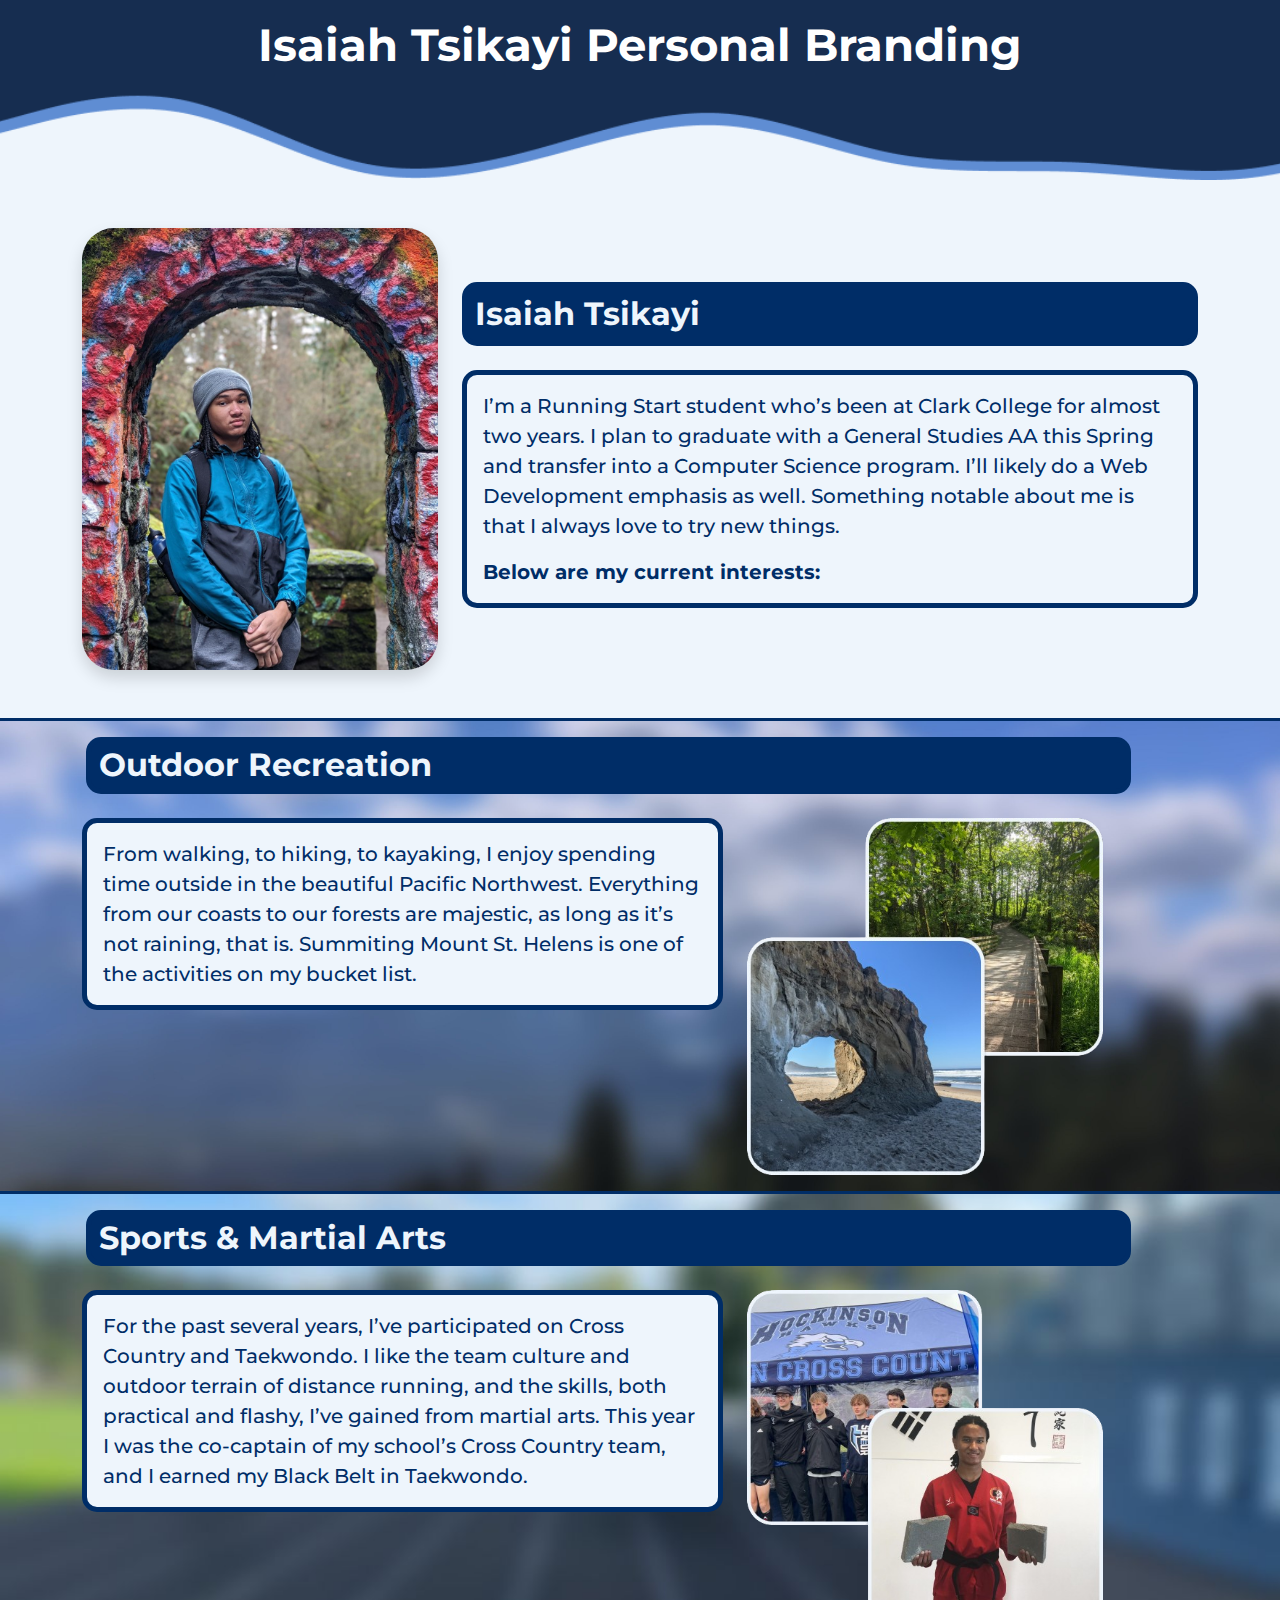
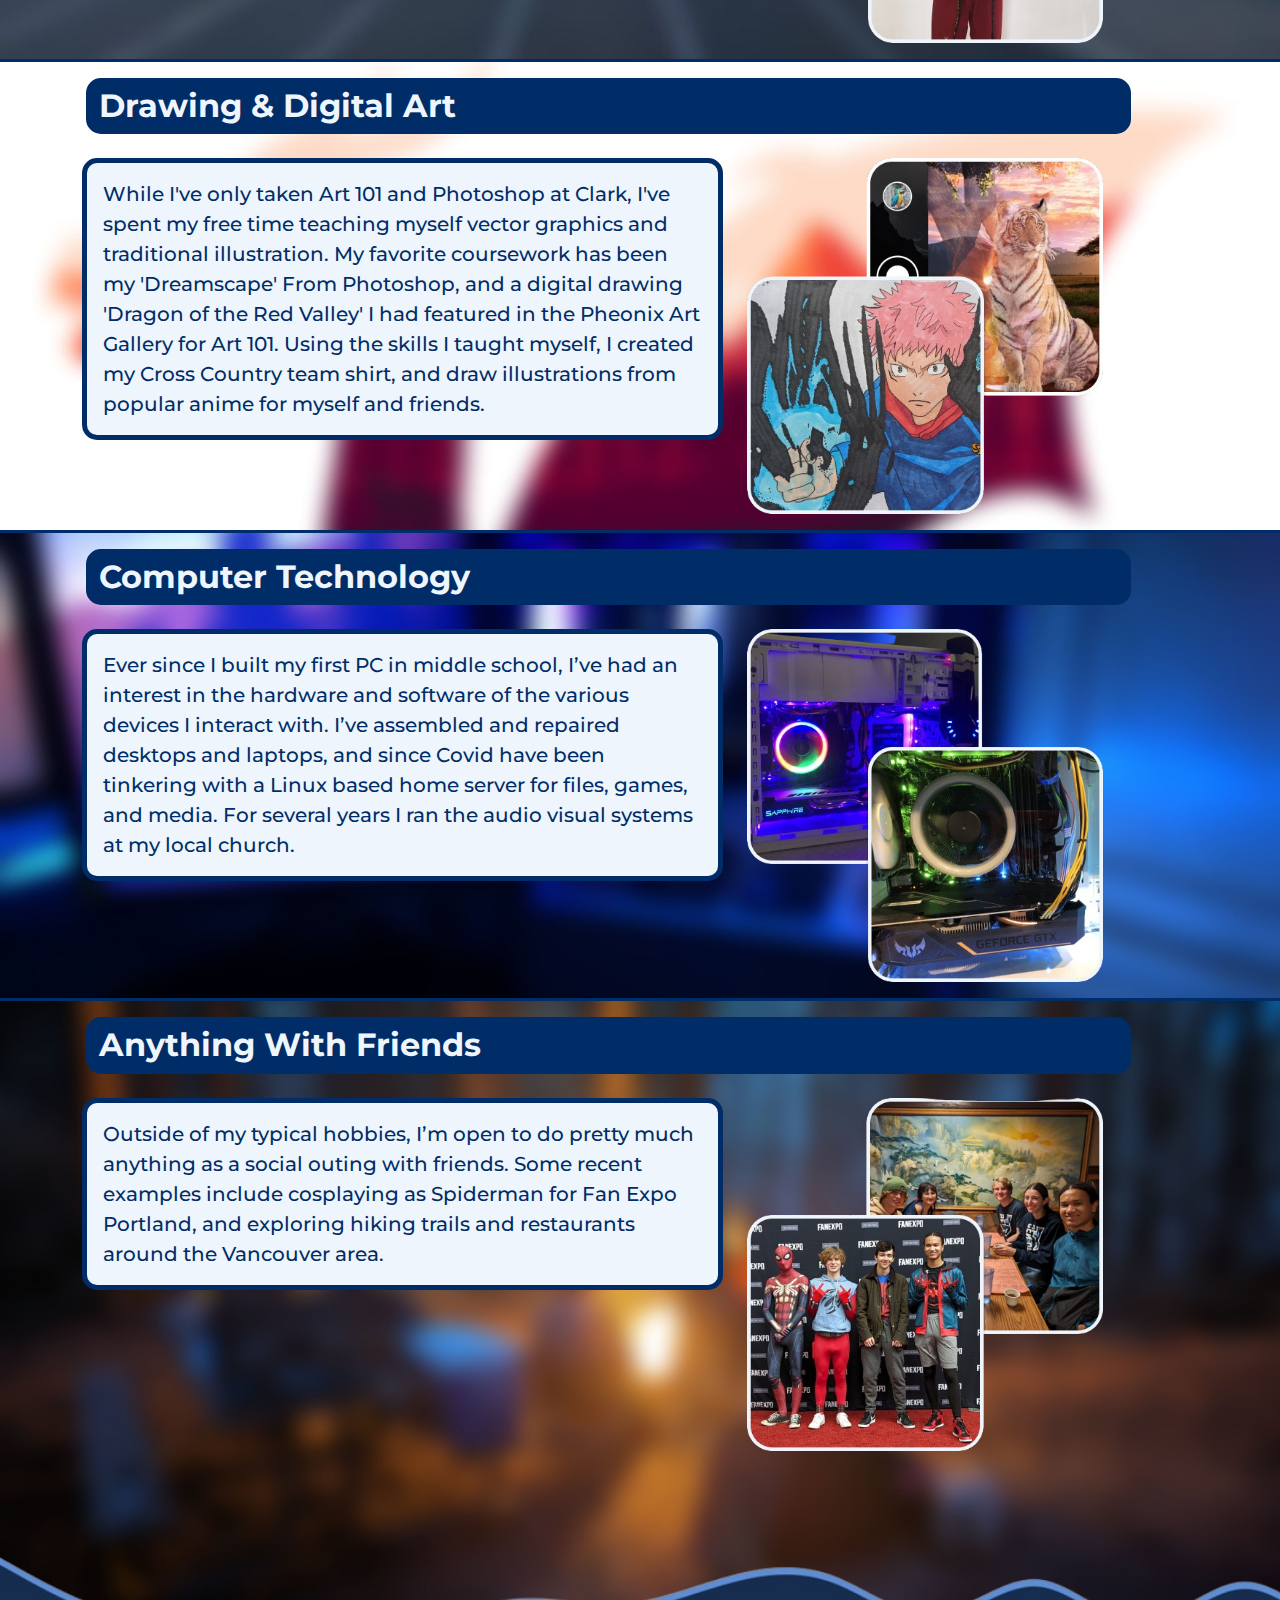
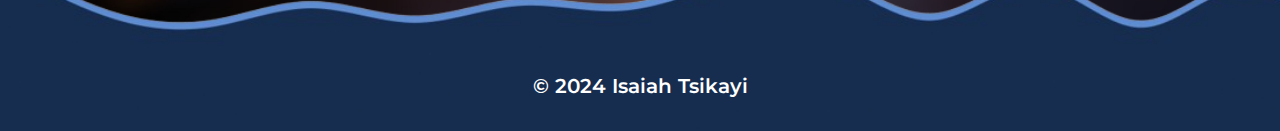
<file: index.html>
<!DOCTYPE html>
<html lang="en">

<head>
    <meta charset="UTF-8">
    <meta name="viewport" content="width=device-width, initial-scale=1.0">
    <link rel="stylesheet" href="css/bootstrap.min.css">
    <link rel="stylesheet" href="./css/style.css">
    <title>Isaiah Tsikayi</title>
</head>

<body>
    <header>
        <h1 class="title-text">Isaiah Tsikayi Personal Branding</h1>
    </header>

    <main>
        <div class="container">
            <div class="row align-items-center">
                <!--Two images, one for general and one centered for small screens-->
                <div class="d-md-none col-10 col-sm-9 mb-2 mx-auto my-4"> <img src="./images/Portrait.PNG" class="rounded-4 img-fluid shadow" alt="A picture of Isaiah Tsikayi under a colorful outdoor arch"></div>
                <div class="d-none d-md-inline col-8 col-md-6 col-lg-5 col-xl-4 my-5"><img src="./images/Portrait.PNG" class="rounded-5 img-fluid shadow" alt="A picture of Isaiah Tsikayi under a colorful outdoor arch"></div>
                <div class="col-12 col-md-6 col-lg-7 col-xl-8">
                    <h2 class=" heading p-2 fw-bold mt-3">Isaiah Tsikayi</h2>
                    <div class="paragraph p-3 my-4">
                        <p>I’m a Running Start student who’s been at Clark College for almost two years. I plan to graduate with a General Studies AA this Spring and transfer into a Computer Science program. I’ll likely do a Web Development emphasis as well. Something notable about me is that I always love to try new things.</p>
                        <p class="fw-bold mb-0">Below are my current interests:</p>
                    </div>
                </div>
            </div>
        </div>
        <hr>
        <section> <!--Outdoor Recreation-->
            <div class="containter-fluid background-1">
                <div class="container">
                    <div class="row">
                        <h2 class="col-11 heading fs-2 fw-bold mt-3 ms-3 p-1 ps-2">Outdoor Recreation</h2>
                        <div class="stretch my-3 d-md-none"> <!--Images for mobile-->
                            <div> <img src="./images/OregonBeach.jpg" alt="A circular rock formation on the Oregon beach" class="square img-fluid rounded-5"></div>
                            <div></div>
                            <div> <img src="./images/RoundLake.jpg" alt="A forested trail at Round Lake WA" class="square img-fluid rounded-5"></div>
                        </div>
                        <div class="col-12 col-md-6 col-lg-7">
                            <p class="paragraph p-3 mt-3">From walking, to hiking, to kayaking, I enjoy spending time outside in the beautiful Pacific Northwest. Everything from our coasts to our forests are majestic, as long as it’s not raining, that is. Summiting Mount St. Helens is one of the activities on my bucket list.</p>
                        </div>
                        <div class="col-12 col-md-6 col-lg-4 mt-3">
                            <aside class="d-none d-md-inline">
                                <img src="./images/Nature.png" alt="Two pictures: a circular rock formation on the Oregon beach, and a forested trail at Round Lake WA" class="mb-3">
                            </aside>
                        </div>
                    </div>
                </div>
            </div>
        </section>
        <hr>
        <section> <!--Sports & Martial Arts-->
            <div class="containter-fluid background-2">
                <div class="container">
                    <div class="row">
                        <h2 class="col-11 heading fs-2 fw-bold mt-3 ms-3 p-1 ps-2">Sports & Martial Arts</h2>
                        <div class="stretch my-3 d-md-none"> <!--Images for mobile-->
                            <div> <img src="./images/CrossCountry.jpg" alt="Isaiah with the varsity Hockinson Cross Country team" class="square img-fluid rounded-5"></div>
                            <div></div>
                            <div> <img src="./images/Taekwondo.jpg" alt="Isaiah posing in a Taekwondo uniform with a broken brick" class="square img-fluid rounded-5"></div>
                        </div>
                        <div class="col-12 col-md-6 col-lg-7">
                            <p class="paragraph p-3 mt-3">For the past several years, I’ve participated on Cross Country and Taekwondo. I like the team culture and outdoor terrain of distance running, and the skills, both practical and flashy, I’ve gained from martial arts. This year I was the co-captain of my school’s Cross Country team, and I earned my Black Belt in Taekwondo.</p>
                        </div>
                        <div class="col-12 col-md-6 col-lg-4 mt-3">
                            <aside class="d-none d-md-inline">
                                <img src="./images/sports.png" alt="Two pictures: Isaiah posing in a Taekwondo uniform, and him with the Cross Country team" class="mb-3">
                            </aside>
                        </div>
                    </div>
                </div>
            </div>
        </section>
        <hr>
        <section> <!--Drawing & Digital Art-->
            <div class="containter-fluid background-3">
                <div class="container">
                    <div class="row">
                        <h2 class="col-11 heading fs-2 fw-bold mt-3 ms-3 p-1 ps-2">Drawing & Digital Art</h2>
                        <div class="stretch my-3 d-md-none"> <!--Images for mobile-->
                            <div> <img src="./images/Tiger.jpg" alt="An image collage featuring a tiger next to a tree" class="square img-fluid rounded-5"></div>
                            <div></div>
                            <div> <img src="./images/Drawing.jpg" alt="A drawing of an Anime character from Jujutsu Kaisen" class="square img-fluid rounded-5"></div>
                        </div>
                        <div class="col-12 col-md-6 col-lg-7">
                            <p class="paragraph p-3 mt-3">While I've only taken Art 101 and Photoshop at Clark, I've spent my free time teaching myself vector graphics and traditional illustration. My favorite coursework has been my 'Dreamscape' From Photoshop, and a digital drawing 'Dragon of the Red Valley' I had featured in the Pheonix Art Gallery for Art 101. Using the skills I taught myself, I created my Cross Country team shirt, and draw illustrations from popular anime for myself and friends.</p>
                        </div>
                        <div class="col-12 col-md-6 col-lg-4 mt-3">
                            <aside class="d-none d-md-inline">
                                <img src="./images/art.png" alt="Two pictures: A drawing of an Anime character, and an image collage featuring a tiger and a tree." class="mb-3">
                            </aside>
                        </div>
                    </div>
                </div>
            </div>
        </section>
        <hr>
        <section> <!--Computer Technology-->
            <div class="containter-fluid background-4">
                <div class="container">
                    <div class="row ">
                        <h2 class="col-11 heading fs-2 fw-bold mt-3 ms-3 p-1 ps-2">Computer Technology</h2>
                        <div class="stretch my-3 d-md-none"> <!--Images for mobile-->
                            <div> <img src="./images/GreenPC.jpg" alt="A colorful gaming computer glowing green" class="square img-fluid rounded-5"></div>
                            <div></div>
                            <div> <img src="./images/PurplePC.jpg" alt="A colorful gaming computer glowing purple" class="square img-fluid rounded-5"></div>
                        </div>
                        <div class="col-12 col-md-6 col-lg-7">
                            <p class="paragraph p-3 mt-3">Ever since I built my first PC in middle school, I’ve had an interest in the hardware and software of the various devices I interact with. I’ve assembled and repaired desktops and laptops, and since Covid have been tinkering with a Linux based home server for files, games, and media. For several years I ran the audio visual systems at my local church.</p>
                        </div>
                        <div class="col-12 col-md-6 col-lg-4 mt-3 ">
                            <aside class="d-none d-md-inline">
                                <img src="./images/computers.png" alt="Two pictures: A colorful gaming computer glowing purple, and another glowing green" class="mb-3">
                            </aside>
                        </div>
                    </div>
                </div>
            </div>
        </section>
        <hr>
        <section> <!--Anything with friends-->
            <div class="containter-fluid background-5">
                <div class="container">
                    <div class="row ">
                        <h2 class="col-11 heading fs-2 fw-bold mt-3 ms-3 p-1 ps-2">Anything With Friends</h2>
                        <div class="stretch my-3 d-md-none"> <!--Images for mobile-->
                            <div> <img src="./images/Spiderman.jpg" alt="Isaiah and friends dressed as Spiderman characters" class="square img-fluid rounded-5"></div>
                            <div></div>
                            <div> <img src="./images/ChineseFood.jpg" alt="Isaiah and friends eating Chinese food" class="square img-fluid rounded-5 "></div>
                        </div>
                        <div class="col-12 col-md-6 col-lg-7">
                            <p class="paragraph p-3 footer-space mt-3">Outside of my typical hobbies, I’m open to do pretty much anything as a social outing with friends. Some recent examples include cosplaying as Spiderman for Fan Expo Portland, and exploring hiking trails and restaurants around the Vancouver area.</p>
                        </div>
                        <div class="col-12 col-md-6 col-lg-4 mt-3 "> <!--Images for desktop-->
                            <aside class="d-none d-md-inline">
                                <img src="./images/friends.png" alt="Two pictures: Isaiah and friends dressed as Spiderman characters, and them eating Chinese food" class="footer-space">
                            </aside>
                        </div>
                    </div>
                </div>
            </div>
        </section>
    </main>

    <footer>
        <p class="mt-5 fs-5"> &copy; 2024 Isaiah Tsikayi </p>
    </footer>
</body>

</html>
</file>
<file: css/style.css>
@import url('https://fonts.googleapis.com/css2?family=Montserrat:ital,wght@0,100..900;1,100..900&display=swap');
header, footer {
    background-image: url(../images/waveheader.png);
    background-size: cover;
    padding-top: 2vmin;
    text-align: center;
    height: 20vmin;
    font-family: "Montserrat", sans-serif;
    color: #ffffff;
}
.title-text {
    font-size: 5vmin;
    font-weight: bold;
} 
body {
    background-color: #EEF5FC;
    font-family: "Montserrat", sans-serif;
    color: #162D50;
    font-weight: 500;
    font-size: 20px;
}
.sm-portrait {
    justify-content: center;
    align-items: center;
}
.heading, .paragraph {
    border: 5px solid  #002D67;
    border-radius: 15px;
    background-color: #002D67 ;
    color: #EEF5FC;
}
hr {
    color: #002D67;
    background-color: #002D67;
    opacity: 100%;
    border-width: 0;
    height: 3px;
    margin: 0px;
}
.paragraph {
    background-color: #EEF5FC ;
    color: #002D67;
}
@media only screen and (max-width: 991px){
    body {
        font-size: 16px;
    }
}
@media only screen and (max-width: 575px){
    body {
        font-size: 14px;
    }
}
img {
    width: 100%;
}
.square {
    object-fit: cover;
    border: 5px solid  #EEF5FC;
}
.stretch {
    display: grid;
    grid-template-columns: 10fr 1fr 10fr;
}

.background-1 {
    background-image: url(../images/background-1.jpg);
    background-position: center;
    background-size: cover;
}
.background-2 {
    background-image: url(../images/background-2.jpg);
    background-position: center;
    background-size: cover;
}
.background-3 {
    background-image: url(../images/background-3.jpg);
    background-position: center;
    background-size: cover;
}
.background-4 {
    background-image: url(../images/background-4.jpg);
    background-position: center;
    background-size: cover;
    
}
.background-5 {
    background-image: url(../images/background-5.jpg);
    background-position: center;
    background-size: cover;
}
.footer-space {
    margin-bottom: 200px;
}
footer {
    background-image: url(../images/wavefooter.png);
    margin-top: -100px;
    padding-top: 8vmin;
    font-size: 5vmin;
    font-weight: 600;
    min-height: 130px;
}
/* test for CTEC Web Server */
</file>
